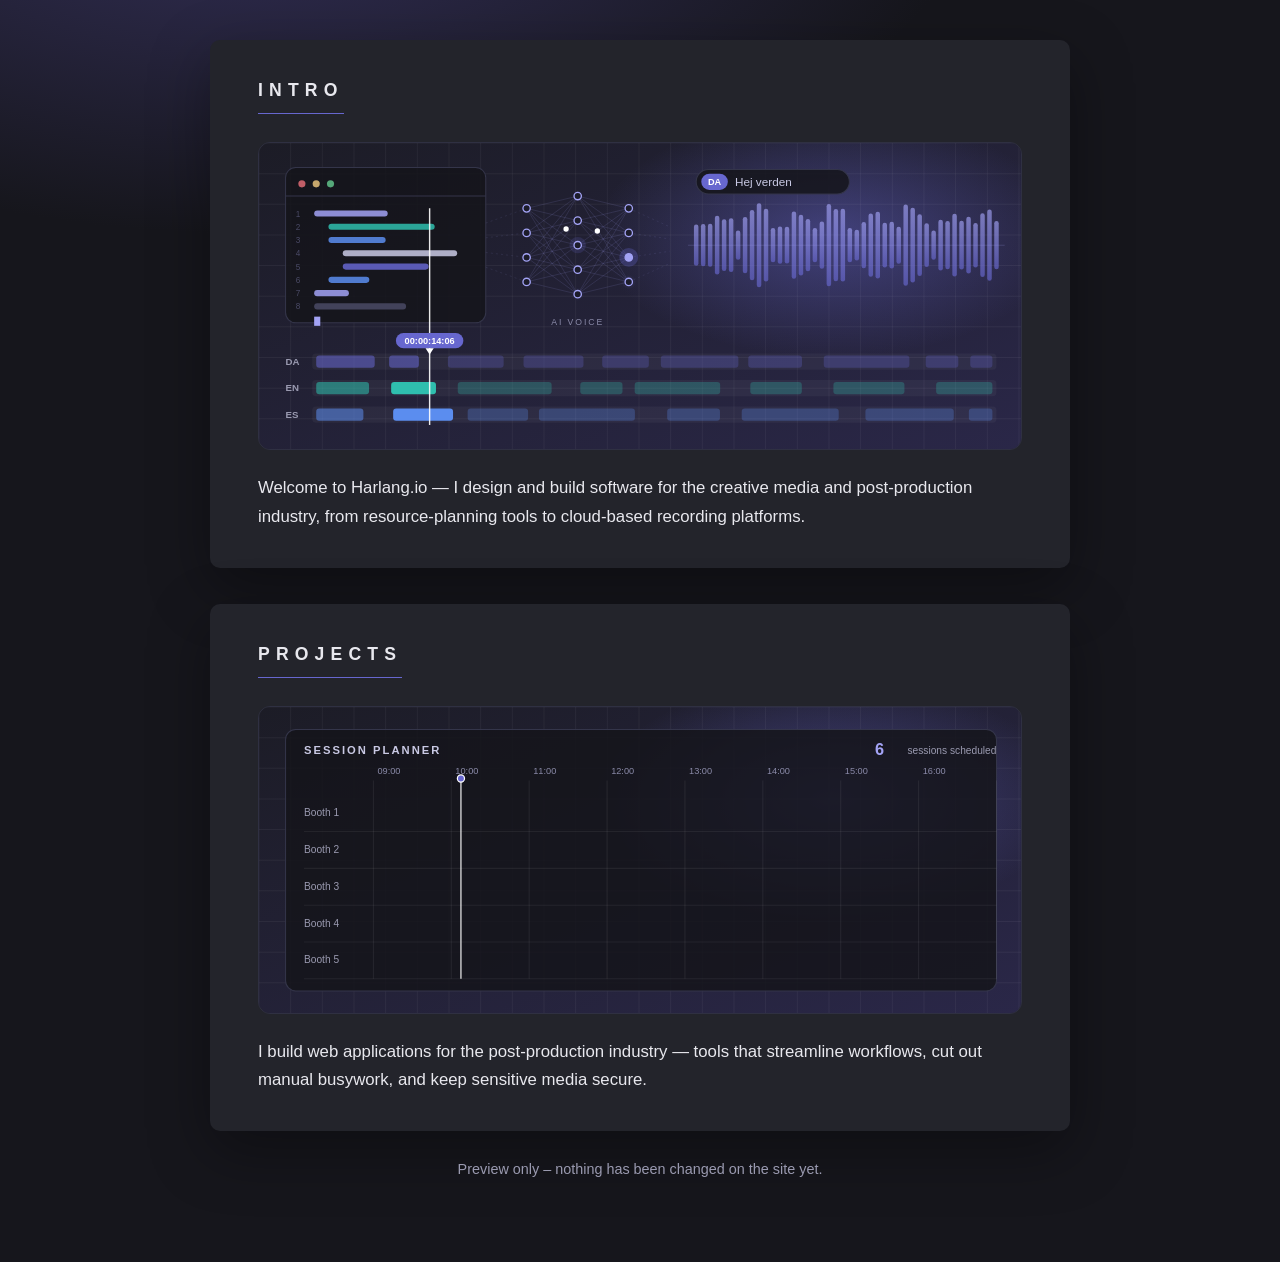
<file: Claude outputs/harlang-hero-preview.html>
<!DOCTYPE html>
<html lang="en">
<head>
<meta charset="utf-8">
<meta name="viewport" content="width=device-width, initial-scale=1">
<title>Harlang.io hero graphics – preview</title>
<style>
  :root { --bg:#16161c; --card:#23242b; --ink:#e8e8ee; --muted:#9a9ab0; --accent:#6767cf; }
  * { box-sizing:border-box; }
  body { margin:0; background:radial-gradient(1200px 600px at 20% -10%, #34305a 0%, var(--bg) 60%); color:var(--ink);
         font-family:"Source Sans Pro",-apple-system,BlinkMacSystemFont,"Segoe UI",Helvetica,Arial,sans-serif; padding:40px 20px 80px; }
  .wrap { max-width:860px; margin:0 auto; }
  .card { background:var(--card); border-radius:10px; padding:40px 48px 36px; margin-bottom:36px; box-shadow:0 20px 60px rgba(0,0,0,.35); }
  h2 { font-size:1.1rem; letter-spacing:.35em; text-transform:uppercase; margin:0 0 28px; padding-bottom:12px; display:inline-block;
       border-bottom:1px solid var(--accent); font-weight:700; }
  .hero { border-radius:12px; overflow:hidden; line-height:0; border:1px solid #2f3042; }
  .hero svg { width:100%; height:auto; display:block; }
  p { line-height:1.7; color:var(--ink); font-size:1.05rem; margin:24px 0 0; }
  .note { color:var(--muted); font-size:.9rem; text-align:center; margin-top:-10px; }
  text { font-family:"Source Sans Pro",-apple-system,"Segoe UI",Helvetica,Arial,"Hiragino Sans","Noto Sans JP",sans-serif; }
</style>
</head>
<body>
<div class="wrap">
  <div class="card">
    <h2>Intro</h2>
    <div class="hero"><svg id="introHero" viewBox="0 0 746 300" preserveAspectRatio="xMidYMid slice" role="img" aria-label="Animated graphic: code and audio waveform meeting on a dubbing timeline"></svg></div>
    <p>Welcome to Harlang.io — I design and build software for the creative media and post-production industry, from resource-planning tools to cloud-based recording platforms.</p>
  </div>

  <div class="card">
    <h2>Projects</h2>
    <div class="hero"><svg id="projHero" viewBox="0 0 746 300" preserveAspectRatio="xMidYMid slice" role="img" aria-label="Animated graphic: a dubbing studio scheduling board filling with language sessions"></svg></div>
    <p>I build web applications for the post-production industry — tools that streamline workflows, cut out manual busywork, and keep sensitive media secure.</p>
  </div>
  <p class="note">Preview only – nothing has been changed on the site yet.</p>
</div>

<script>
(function(){
  const NS = 'http://www.w3.org/2000/svg';
  const reduce = window.matchMedia && matchMedia('(prefers-reduced-motion: reduce)').matches;
  const C = { bg1:'#1c1c26', bg2:'#2a2748', purple:'#6767cf', light:'#a3a3f5', teal:'#2fbfae', blue:'#5b8def', line:'#34354a', dim:'#4a4a66', text:'#c9c9e4' };

  function el(tag, attrs, parent, text){
    const n = document.createElementNS(NS, tag);
    for (const k in (attrs||{})) n.setAttribute(k, attrs[k]);
    if (text != null) n.textContent = text;
    if (parent) parent.appendChild(n);
    return n;
  }
  function rng(seed){ let s = seed; return () => (s = (s*16807) % 2147483647) / 2147483647; }
  function backdrop(svg, id){
    const defs = el('defs', {}, svg);
    const g = el('linearGradient', {id:id+'bg', x1:0, y1:0, x2:1, y2:1}, defs);
    el('stop', {offset:'0', 'stop-color':C.bg1}, g); el('stop', {offset:'1', 'stop-color':C.bg2}, g);
    const bar = el('linearGradient', {id:id+'bar', x1:0, y1:0, x2:0, y2:1}, defs);
    el('stop', {offset:'0', 'stop-color':C.light}, bar); el('stop', {offset:'1', 'stop-color':C.purple}, bar);
    const glow = el('radialGradient', {id:id+'glow', cx:'0.5', cy:'0.5', r:'0.5'}, defs);
    el('stop', {offset:'0', 'stop-color':C.purple, 'stop-opacity':'.45'}, glow); el('stop', {offset:'1', 'stop-color':C.purple, 'stop-opacity':'0'}, glow);
    el('rect', {width:746, height:300, fill:`url(#${id}bg)`}, svg);
    el('ellipse', {cx:560, cy:90, rx:230, ry:120, fill:`url(#${id}glow)`}, svg);
    const grid = el('g', {stroke:'#ffffff', 'stroke-opacity':'.05'}, svg);
    for (let x=0; x<=746; x+=31) el('line', {x1:x, y1:0, x2:x, y2:300}, grid);
    for (let y=0; y<=300; y+=30) el('line', {x1:0, y1:y, x2:746, y2:y}, grid);
    return defs;
  }

  /* ───────────── Intro hero: script → neural net → voice, on one timeline ───────────── */
  (function intro(){
    const svg = document.getElementById('introHero');
    backdrop(svg, 'i');

    // script editor (input)
    el('rect', {x:26, y:24, width:196, height:152, rx:10, fill:'#14141b', 'fill-opacity':.85, stroke:C.line}, svg);
    [['#e06c75',42],['#e5c07b',56],['#61c28a',70]].forEach(d => el('circle', {cx:d[1], cy:40, r:3.5, fill:d[0], opacity:.85}, svg));
    el('line', {x1:26, y1:52, x2:222, y2:52, stroke:C.line}, svg);
    const style = el('style', {}, svg);
    style.textContent = `
      @keyframes typeLine { 0%{transform:scaleX(0)} 14%{transform:scaleX(1)} 88%{transform:scaleX(1)} 100%{transform:scaleX(0)} }
      .cl { transform-box:fill-box; transform-origin:left center; animation:typeLine 9s ease-out infinite; }
      @keyframes blink { 0%,49%{opacity:1} 50%,100%{opacity:0} }
      .cur { animation:blink 1s steps(1) infinite; }
      @media (prefers-reduced-motion: reduce){ .cl,.cur{ animation:none; } }`;
    const lines = [[0,72,C.light],[1,104,C.teal],[1,56,C.blue],[2,112,C.text],[2,84,C.purple],[1,40,C.blue],[0,34,C.light],[0,90,C.dim]];
    lines.forEach((l, i) => {
      const y = 66 + i*13;
      el('text', {x:36, y:y+6, fill:C.dim, 'font-size':8}, svg, String(i+1));
      const r = el('rect', {x:54 + l[0]*14, y:y, width:l[1], height:6, rx:3, fill:l[2], opacity:.85, class:'cl'}, svg);
      r.style.animationDelay = (i*0.35)+'s';
    });
    el('rect', {x:54, y:66+8*13, width:6, height:9, fill:C.light, class:'cur'}, svg);

    // neural net (the "AI voice" step)
    const lx = [262, 312, 362], counts = [4,5,4], cy = 100, gap = 24;
    const layers = counts.map((n, li) => Array.from({length:n}, (_, i) => ({x:lx[li], y:cy + (i-(n-1)/2)*gap, glow:0, li})));
    const edgeG = el('g', {stroke:C.light, 'stroke-width':.8}, svg);
    const outs = [[],[],[]];
    for (let li=0; li<2; li++) layers[li].forEach(a => layers[li+1].forEach(b => {
      el('line', {x1:a.x, y1:a.y, x2:b.x, y2:b.y, 'stroke-opacity':.16}, edgeG);
      (a.out = a.out || []).push(b);
    }));
    // feed links from editor to first layer, and from last layer to waveform
    layers[0].forEach(n => el('line', {x1:222, y1:cy+(n.y-cy)*.6, x2:n.x, y2:n.y, stroke:C.light, 'stroke-width':.8, 'stroke-opacity':.12, 'stroke-dasharray':'2 3'}, svg));
    layers[2].forEach(n => el('line', {x1:n.x, y1:n.y, x2:402, y2:cy+(n.y-cy)*.5, stroke:C.light, 'stroke-width':.8, 'stroke-opacity':.12, 'stroke-dasharray':'2 3'}, svg));
    const nodeEls = [];
    layers.forEach(L => L.forEach(n => {
      n.halo = el('circle', {cx:n.x, cy:n.y, r:9, fill:C.purple, opacity:0}, svg);
      n.dot = el('circle', {cx:n.x, cy:n.y, r:3.6, fill:'#1c1c2a', stroke:C.light, 'stroke-width':1.3}, svg);
    }));
    el('text', {x:312, y:178, 'text-anchor':'middle', 'font-size':8.5, 'letter-spacing':'.22em', fill:'#8a8aa8'}, svg, 'AI VOICE');
    const pulseG = el('g', {}, svg);
    const pulses = [];
    function spawn(from, t){
      const to = from.out[Math.floor(Math.random()*from.out.length)];
      pulses.push({from, to, t0:t, dur:380 + Math.random()*180, dot: el('circle', {r:2.6, fill:'#fff'}, pulseG)});
    }

    // waveform (output)
    const N = 44, wx0 = 428, wx1 = 722, wcy = 100;
    const step = (wx1 - wx0) / (N-1);
    const bars = [];
    for (let i=0; i<N; i++) bars.push(el('rect', {x:wx0 + i*step - 2.2, width:4.4, rx:2.2, fill:'url(#ibar)'}, svg));
    el('line', {x1:wx0-8, y1:wcy, x2:wx1+8, y2:wcy, stroke:C.light, 'stroke-opacity':.2}, svg);

    // greeting pill
    const greet = [['DA','Hej verden'],['EN','Hello world'],['DE','Hallo Welt'],['ES','Hola mundo'],['FR','Bonjour le monde'],['JA','こんにちは世界']];
    const pill = el('g', {}, svg);
    el('rect', {x:428, y:26, width:150, height:24, rx:12, fill:'#14141b', 'fill-opacity':.85, stroke:C.line}, pill);
    el('rect', {x:433, y:30, width:26, height:16, rx:8, fill:C.purple}, pill);
    const bt = el('text', {x:446, y:41.5, 'text-anchor':'middle', 'font-size':9, 'font-weight':700, fill:'#fff'}, pill, 'DA');
    const gt = el('text', {x:466, y:42, 'font-size':11.5, fill:C.text}, pill, 'Hej verden');

    // tracks
    const tr = [['DA',C.purple],['EN',C.teal],['ES',C.blue]];
    const trY = [206, 232, 258];
    const blocks = [];
    tr.forEach((t, ti) => {
      el('text', {x:26, y:trY[ti]+11, 'font-size':9.5, 'font-weight':700, fill:'#9a9ab0'}, svg, t[0]);
      el('rect', {x:52, y:trY[ti], width:670, height:16, rx:4, fill:'#ffffff', 'fill-opacity':.04}, svg);
      const r = rng(11 + ti*7); let x = 56 + r()*20;
      while (x < 700) {
        const w = 26 + r()*70;
        const bb = el('rect', {x:x, y:trY[ti]+2, width:Math.min(w, 718-x), height:12, rx:3, fill:t[1], opacity:.28}, svg);
        blocks.push({el:bb, x0:x, x1:x+Math.min(w,718-x)});
        x += w + 6 + r()*26;
      }
    });

    // playhead
    const phLine = el('line', {y1:64, y2:276, stroke:'#fff', 'stroke-width':1.4, 'stroke-opacity':.9}, svg);
    const phTop = el('g', {}, svg);
    el('rect', {x:-33, y:186, width:66, height:15, rx:7.5, fill:C.purple}, phTop);
    const tc = el('text', {x:0, y:197, 'text-anchor':'middle', 'font-size':9, 'font-weight':700, fill:'#fff'}, phTop, '00:00:00:00');
    const phTri = el('path', {d:'M-4 0 L4 0 L0 6 Z', fill:'#fff'}, svg);

    const P0 = 52, P1 = 722, DUR = 9000;
    let kick = 0, lastT = 0, nextSpawn = 0;
    function frame(t){
      const dt = Math.min(64, t - lastT || 16); lastT = t;
      const p = (t % DUR) / DUR;
      const px = P0 + (P1-P0) * p;
      phLine.setAttribute('x1', px); phLine.setAttribute('x2', px);
      phTop.setAttribute('transform', `translate(${Math.max(P0+33, Math.min(P1-33, px))} 0)`);
      phTri.setAttribute('transform', `translate(${px} 201)`);
      const secs = p * 83.0, f = Math.floor((secs % 1) * 24), sc = Math.floor(secs) % 60, m = Math.floor(secs/60);
      tc.textContent = `00:${String(m).padStart(2,'0')}:${String(sc).padStart(2,'0')}:${String(f).padStart(2,'0')}`;

      // synapse firing
      if (t > nextSpawn) { spawn(layers[0][Math.floor(Math.random()*4)], t); nextSpawn = t + 260 + Math.random()*260; }
      for (let i=pulses.length-1; i>=0; i--) {
        const q = pulses[i], u = (t - q.t0) / q.dur;
        if (u >= 1) {
          q.to.glow = 1; q.dot.remove(); pulses.splice(i,1);
          if (q.to.out) spawn(q.to, t); else kick = Math.min(1.2, kick + .5);
          continue;
        }
        const e = u*u*(3-2*u);
        q.dot.setAttribute('cx', q.from.x + (q.to.x - q.from.x)*e);
        q.dot.setAttribute('cy', q.from.y + (q.to.y - q.from.y)*e);
      }
      layers.forEach(L => L.forEach(n => {
        n.glow *= Math.pow(.004, dt/1000);
        n.halo.setAttribute('opacity', .55*n.glow); n.halo.setAttribute('r', 6 + 6*n.glow);
        n.dot.setAttribute('fill', n.glow > .35 ? C.light : '#1c1c2a');
      }));
      kick *= Math.pow(.05, dt/1000);

      for (let i=0; i<N; i++){
        const x = wx0 + i*step;
        const near = Math.exp(-Math.pow((x - px) / 70, 2));
        const base = 10 + 14*Math.abs(Math.sin(i*0.55)) + 8*Math.abs(Math.sin(i*1.37+1));
        const live = 0.55 + 0.45*Math.sin(t/260 + i*0.9) * Math.cos(t/510 + i*0.31);
        const h = base * (0.45 + 0.55*live) * (1 + 1.4*near + .9*kick);
        bars[i].setAttribute('y', wcy - h); bars[i].setAttribute('height', Math.max(3, h*2));
        bars[i].setAttribute('opacity', Math.min(1, 0.5 + 0.5*near + .3*kick));
      }
      blocks.forEach(b => b.el.setAttribute('opacity', (px >= b.x0 && px <= b.x1) ? 1 : (px > b.x1 ? .55 : .28)));
      const gi = Math.floor(t / 1800) % greet.length;
      const ph = (t % 1800) / 1800, a = ph < .12 ? ph/.12 : ph > .88 ? (1-ph)/.12 : 1;
      if (bt.textContent !== greet[gi][0]) { bt.textContent = greet[gi][0]; gt.textContent = greet[gi][1]; }
      gt.setAttribute('opacity', a); bt.setAttribute('opacity', Math.max(a, .6));
    }
    if (reduce) { layers.forEach(L => L.forEach((n,i) => { n.glow = (i%2)?0:.8; n.halo.setAttribute('opacity', .45*n.glow); })); frame(DUR*0.42); }
    else { (function loop(t){ frame(t); requestAnimationFrame(loop); })(performance.now()); }
  })();

  /* ───────────── Projects hero: studio scheduling board ───────────── */
  (function projects(){
    const svg = document.getElementById('projHero');
    backdrop(svg, 'p');
    const style = el('style', {}, svg);
    style.textContent = `
      @keyframes drop { 0%{opacity:0; transform:translateY(-10px) scale(.96)} 8%{opacity:1; transform:translateY(0) scale(1)} 86%{opacity:1; transform:translateY(0) scale(1)} 96%,100%{opacity:0; transform:translateY(0) scale(1)} }
      .sess { transform-box:fill-box; transform-origin:center; opacity:0; animation:drop 11s cubic-bezier(.2,.8,.2,1) infinite; }
      @media (prefers-reduced-motion: reduce){ .sess{ animation:none; opacity:1; } }`;

    const L = 112, R = 722, T = 86, ROW = 36, hours = 8;
    const colW = (R - L) / hours;
    // panel
    el('rect', {x:26, y:22, width:696, height:256, rx:10, fill:'#14141b', 'fill-opacity':.85, stroke:C.line}, svg);
    el('text', {x:44, y:46, 'font-size':11, 'font-weight':700, fill:C.text, 'letter-spacing':'.18em'}, svg, 'SESSION PLANNER');
    // header hours
    for (let h=0; h<=hours; h++){
      const x = L + h*colW;
      el('line', {x1:x, y1:T-14, x2:x, y2:T + 5*ROW, stroke:'#ffffff', 'stroke-opacity':.07}, svg);
      if (h<hours) el('text', {x:x+4, y:T-20, 'font-size':9, fill:'#8a8aa8'}, svg, String(9+h).padStart(2,'0')+':00');
    }
    const rows = ['Booth 1','Booth 2','Booth 3','Booth 4','Booth 5'];
    rows.forEach((r, i) => {
      const y = T + i*ROW;
      el('text', {x:44, y:y+ROW/2+3, 'font-size':10, fill:'#9a9ab0'}, svg, r);
      el('line', {x1:44, y1:y+ROW, x2:R, y2:y+ROW, stroke:'#ffffff', 'stroke-opacity':.06}, svg);
    });

    // sessions: [row, startHour, lenHours, lang, color]
    const langCol = {DA:C.purple, EN:C.teal, DE:C.blue, ES:'#c77dff', FR:'#f0a35e', JA:'#e86a8a'};
    const sess = [
      [0,0,2.5,'DA'],[0,3,1.5,'EN'],[0,5,2.5,'DE'],
      [1,0.5,1.5,'EN'],[1,2.5,2,'FR'],[1,5,2,'DA'],
      [2,0,1,'ES'],[2,1.5,2.5,'DA'],[2,4.5,1.5,'JA'],[2,6.5,1.5,'EN'],
      [3,1,2,'DE'],[3,3.5,2,'DA'],[3,6,2,'ES'],
      [4,0,3,'DA'],[4,3.5,1.5,'FR'],[4,5.5,2,'EN']
    ];
    sess.forEach((s, i) => {
      const x = L + s[1]*colW + 2, y = T + s[0]*ROW + 5, w = s[2]*colW - 4, h = ROW - 8;
      const g = el('g', {class:'sess'}, svg);
      g.style.animationDelay = (i*0.28)+'s';
      el('rect', {x, y, width:w, height:h, rx:5, fill:langCol[s[3]], 'fill-opacity':.22, stroke:langCol[s[3]], 'stroke-opacity':.9}, g);
      el('rect', {x:x+6, y:y+8, width:Math.min(w-40, 34 + (i*13)%30), height:4, rx:2, fill:'#fff', 'fill-opacity':.55}, g);
      el('rect', {x:x+6, y:y+16, width:Math.min(w-52, 20 + (i*7)%24), height:3, rx:1.5, fill:'#fff', 'fill-opacity':.25}, g);
      el('rect', {x:x+w-26, y:y+5, width:20, height:12, rx:6, fill:langCol[s[3]]}, g);
      el('text', {x:x+w-16, y:y+14, 'text-anchor':'middle', 'font-size':7.5, 'font-weight':700, fill:'#101018'}, g, s[3]);
    });

    // live cursor + counter
    const now = el('line', {y1:T-14, y2:T+5*ROW, stroke:'#fff', 'stroke-width':1.3, 'stroke-opacity':.85}, svg);
    el('rect', {x:L-1, y:T-12, width:2, height:0}, svg);
    const dot = el('circle', {r:3.5, cy:T-16, fill:C.purple, stroke:'#fff', 'stroke-width':1.2}, svg);
    el('text', {x:722, y:46, 'text-anchor':'end', 'font-size':10, fill:'#9a9ab0'}, svg, 'sessions scheduled');
    const cnt = el('text', {x:612, y:47, 'text-anchor':'end', 'font-size':16, 'font-weight':700, fill:C.light}, svg, '0');
    const total = sess.length, DUR = 11000;
    function frame(t){
      const p = (t % DUR) / DUR;
      const x = L + (R-L) * ((p*1.0));
      now.setAttribute('x1', x); now.setAttribute('x2', x); dot.setAttribute('cx', x);
      const n = Math.min(total, Math.floor((p*DUR/1000 - 0.1) / 0.28) + 1);
      cnt.textContent = p*DUR > 8600 ? total : Math.max(0, Math.min(total, n));
    }
    if (reduce) { cnt.textContent = total; frame(DUR*0.5); } else { (function loop(t){ frame(t); requestAnimationFrame(loop); })(performance.now()); }
  })();
})();
</script>
</body>
</html>
</file>
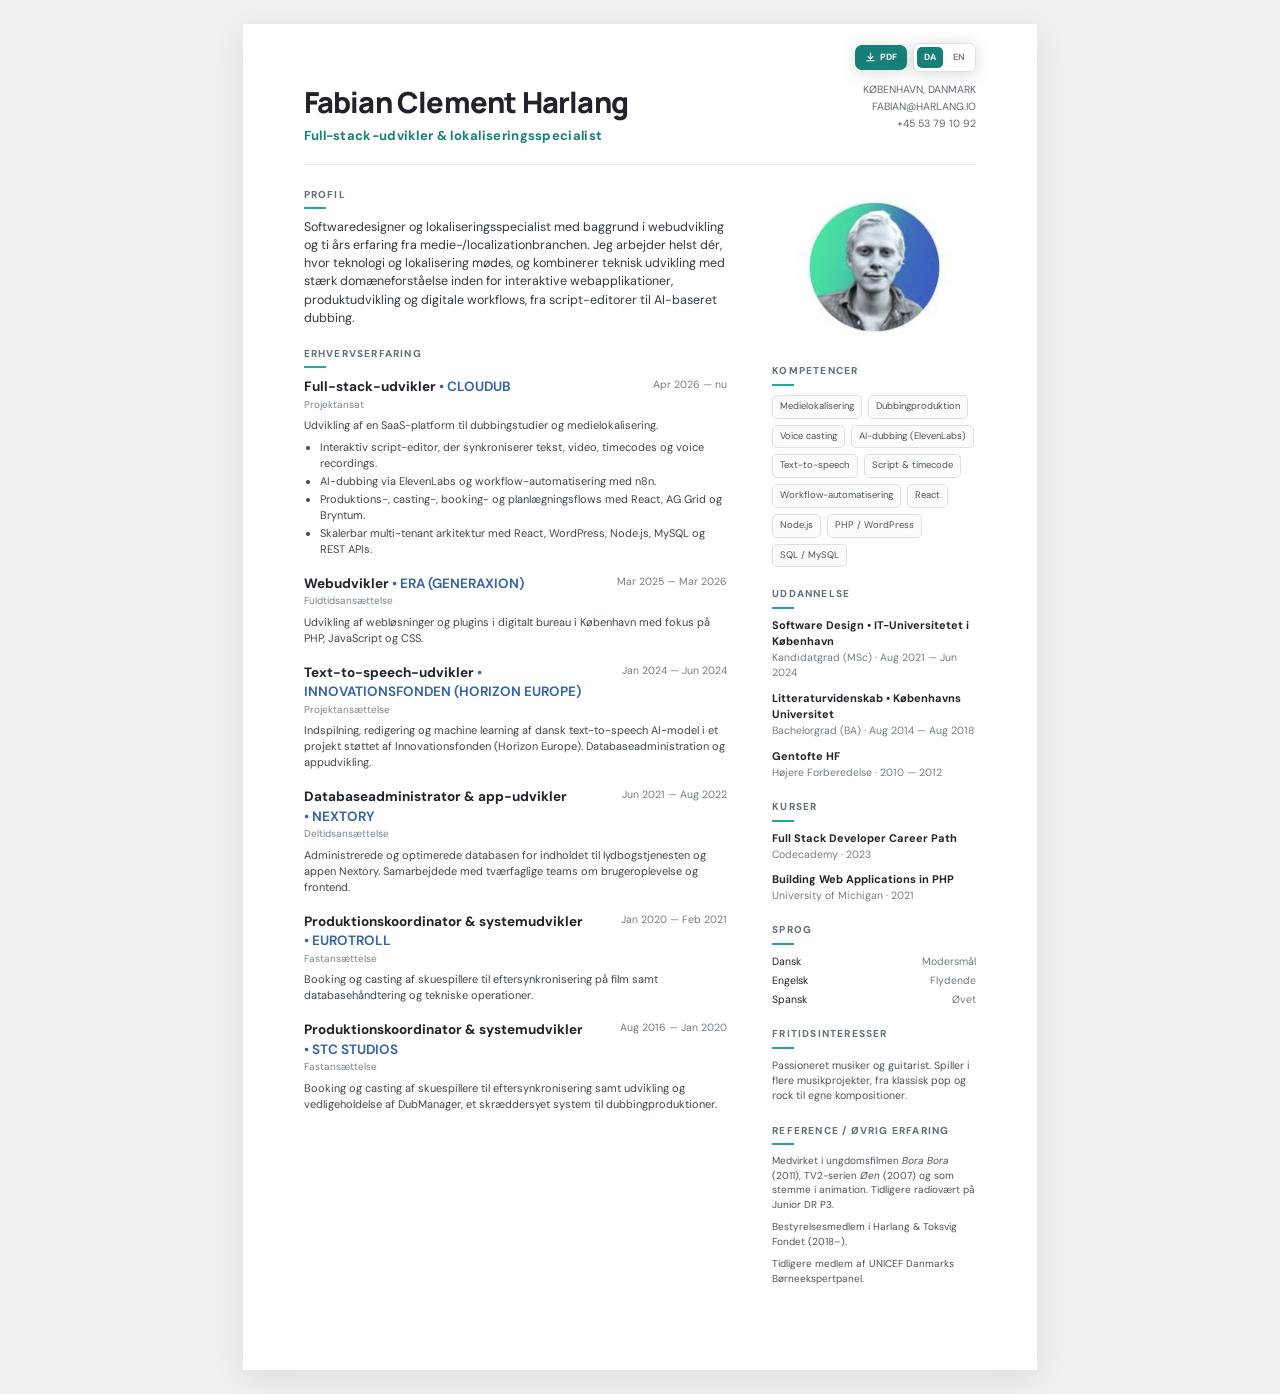
<file: cv/fabian-harlang-cv-bilingual.html>
<!DOCTYPE html>
<html lang="da">
<head>
<meta charset="UTF-8">
<meta name="viewport" content="width=device-width, initial-scale=1.0">
<title>Fabian Clement Harlang — CV</title>
<link rel="preconnect" href="https://fonts.googleapis.com">
<link rel="preconnect" href="https://fonts.gstatic.com" crossorigin>
<link href="https://fonts.googleapis.com/css2?family=DM+Sans:wght@400;500;600;700&family=Manrope:wght@600;700;800&display=swap" rel="stylesheet">
<style>
  @page { size: A4; margin: 0; }
  * { box-sizing: border-box; }
  body {
    margin: 0;
    background: #eef0f2;
    color: #20242a;
    font-family: "DM Sans", -apple-system, BlinkMacSystemFont, "Segoe UI", Arial, sans-serif;
    line-height: 1.45;
  }
  .page {
    width: 210mm;
    min-height: 297mm;
    margin: 24px auto;
    background: #fff;
    padding: 15mm 16mm 17mm;
    box-shadow: 0 8px 30px rgba(0,0,0,.08);
    position: relative;
  }
  header {
    display: flex;
    justify-content: space-between;
    gap: 32px;
    padding-bottom: 18px;
    border-bottom: 1px solid #dfe3e7;
  }
  h1 {
    margin: 0;
    font-family: "Manrope", sans-serif;
    font-size: 29px;
    letter-spacing: -0.8px;
    font-weight: 800;
  }
  .headline {
    margin-top: 4px;
    color: #167f78;
    font-size: 13px;
    font-weight: 700;
    letter-spacing: .3px;
  }
  .contact { text-align: right; color: #626b75; font-size: 10.5px; line-height: 1.65; }
  .contact a { color: inherit; text-decoration: none; }
  .toolbar {
    position: absolute;
    top: 5mm;
    right: 16mm;
    display: flex;
    gap: 6px;
    align-items: center;
    z-index: 10;
    filter: drop-shadow(0 2px 8px rgba(0,0,0,.15));
  }
  .lang-toggle {
    display: flex;
    gap: 3px;
    padding: 3px;
    border: 1px solid #dce1e5;
    border-radius: 7px;
    background: #fff;
    font-size: 9px;
    font-weight: 700;
  }
  .lang-toggle button {
    border: 0;
    background: transparent;
    color: #7a838c;
    padding: 4px 7px;
    border-radius: 5px;
    cursor: pointer;
    font: inherit;
  }
  .lang-toggle button.active { background: #167f78; color: #fff; }
  .pdf-btn {
    border: 0;
    border-radius: 7px;
    padding: 7px 10px;
    background: #167f78;
    color: #fff;
    font-size: 9px;
    font-weight: 700;
    cursor: pointer;
    font-family: inherit;
    display: flex;
    align-items: center;
    gap: 4px;
    line-height: 1;
  }
  .pdf-btn:hover { background: #126862; }
  .layout {
    display: grid;
    grid-template-columns: 1fr 54mm;
    gap: 12mm;
    margin-top: 23px;
  }
  .section { margin-bottom: 20px; }
  .section-title {
    margin: 0 0 9px;
    text-transform: uppercase;
    letter-spacing: 1.2px;
    font-size: 10px;
    font-weight: 800;
    color: #66707a;
  }
  .section-title::after {
    content: "";
    display: block;
    width: 22px;
    height: 2px;
    margin-top: 5px;
    background: #20a89d;
  }
  .profile { font-size: 12.5px; max-width: 112mm; color: #343a40; }
  .job { margin-bottom: 16px; }
  .job-head { display: flex; justify-content: space-between; gap: 15px; }
  .role { font-size: 13.5px; font-weight: 750; }
  .company { color: #3564ad; font-weight: 650; white-space: nowrap; }
  .date { white-space: nowrap; color: #737c85; font-size: 10.5px; }
  .employment { color: #7a838c; font-size: 10px; margin-top: 1px; }
  .job p { margin: 6px 0 0; font-size: 11px; color: #3f464d; }
  .job ul { margin: 6px 0 0 16px; padding: 0; font-size: 11px; color: #3f464d; }
  .job li { margin: 2px 0; }
  .portrait {
    width: 42mm;
    height: 42mm;
    border-radius: 50%;
    object-fit: cover;
    display: block;
    margin: 0 auto 18px;
  }
  .side-block { margin-bottom: 20px; }
  .side-item { margin-bottom: 10px; font-size: 10.5px; }
  .side-item strong { display: block; font-size: 11px; }
  .muted { color: #737c85; }
  .skills { display: flex; flex-wrap: wrap; gap: 6px; }
  .skill {
    border: 1px solid #dce1e5;
    border-radius: 5px;
    padding: 4px 7px;
    font-size: 9.5px;
    color: #4d555d;
    background: #fafbfb;
  }
  .language { display: flex; justify-content: space-between; gap: 8px; font-size: 10.5px; margin: 4px 0; }
  .edu { margin-bottom: 11px; font-size: 10.5px; }
  .edu strong { display: block; font-size: 11px; }
  .edu .date { display: block; margin-top: 1px; }
  .interest { font-size: 10.5px; color: #4b535b; }
  .reference { font-size: 10px; color: #4b535b; margin-bottom: 8px; }
  .small-note { font-size: 9.5px; color: #7a838c; }
  [data-lang="en"] { display: none; }
  body.en [data-lang="da"] { display: none; }
  body.en [data-lang="en"] { display: block; }
  body.en [data-lang="en"].inl { display: inline; }
  @media print {
    body { background: #fff; }
    .page { margin: 0; box-shadow: none; padding: 11mm 14mm 10mm; min-height: 0; height: 297mm; overflow: hidden; }
    .toolbar { display: none; }
    header { padding-bottom: 12px; }
    h1 { font-size: 26px; }
    .layout { margin-top: 15px; gap: 10mm; grid-template-columns: 1fr 56mm; }
    .section { margin-bottom: 13px; }
    .section-title { margin-bottom: 6px; }
    .section-title::after { margin-top: 4px; }
    .profile { font-size: 11.5px; max-width: none; }
    .job { margin-bottom: 11px; }
    .role { font-size: 12.5px; }
    .job p, .job ul { font-size: 10.2px; margin-top: 4px; }
    .job li { margin: 1px 0; }
    .portrait { width: 36mm; height: 36mm; margin-bottom: 8px; }
    .side-block { margin-bottom: 11px; }
    .side-item, .edu, .language, .interest { font-size: 10px; }
    .side-item { margin-bottom: 7px; }
    .edu { margin-bottom: 8px; }
    .reference { font-size: 9.5px; margin-bottom: 6px; }
    .skill { font-size: 9px; padding: 2px 6px; }
    .skills { gap: 4px; }
  }
</style>
</head>
<body>
<main class="page">
  <div class="toolbar">
    <button class="pdf-btn" onclick="window.print()" id="pdfBtn" aria-label="Export PDF" title="Export as PDF"><svg width="11" height="11" viewBox="0 0 24 24" fill="none" stroke="currentColor" stroke-width="2.5" stroke-linecap="round" stroke-linejoin="round" aria-hidden="true"><path d="M12 3v12"/><path d="M7 10l5 5 5-5"/><path d="M4 19h16"/></svg> PDF</button>
    <div class="lang-toggle" aria-label="Language">
      <button id="daBtn" class="active" onclick="setLanguage('da')">DA</button>
      <button id="enBtn" onclick="setLanguage('en')">EN</button>
    </div>
  </div>

  <header>
    <div>
      <h1>Fabian Clement Harlang</h1>
      <div class="headline" data-lang="da">Full-stack-udvikler &amp; lokaliseringsspecialist</div>
      <div class="headline" data-lang="en">Full-Stack Developer &amp; Localization Specialist</div>
    </div>
    <div class="contact">
      <span class="inl" data-lang="da">KØBENHAVN, DANMARK</span><span class="inl" data-lang="en">COPENHAGEN, DENMARK</span><br>
      <a href="mailto:fabian@harlang.io">FABIAN@HARLANG.IO</a><br>
      +45 53 79 10 92
    </div>
  </header>

  <div class="layout">
    <section>
      <div class="section">
        <h2 class="section-title" data-lang="da">Profil</h2>
        <h2 class="section-title" data-lang="en">Profile</h2>
        <div class="profile" data-lang="da">
          Softwaredesigner og lokaliseringsspecialist med baggrund i webudvikling og ti års erfaring fra medie-/localizationbranchen.
          Jeg arbejder helst dér, hvor teknologi og lokalisering mødes, og kombinerer teknisk udvikling med stærk
          domæneforståelse inden for interaktive webapplikationer, produktudvikling og digitale workflows,
          fra script-editorer til AI-baseret dubbing.
        </div>
        <div class="profile" data-lang="en">
          Software designer and localization specialist with a background in web development and ten years in the
          media/localization industry. I love to operate where technology and localization converge, combining
          technical development with strong domain knowledge in interactive web applications, product development
          and digital workflows, from script editors to AI-powered dubbing.
        </div>
      </div>

      <div class="section">
        <h2 class="section-title" data-lang="da">Erhvervserfaring</h2>
        <h2 class="section-title" data-lang="en">Experience</h2>

        <article class="job">
          <div class="job-head">
            <div>
              <div class="role"><span class="inl" data-lang="da">Full-stack-udvikler</span><span class="inl" data-lang="en">Full-Stack Developer</span> <span class="company">• CLOUDUB</span></div>
              <div class="employment" data-lang="da">Projektansat</div>
              <div class="employment" data-lang="en">Project-based</div>
            </div>
            <div class="date" data-lang="da">Apr 2026 — nu</div>
            <div class="date" data-lang="en">Apr 2026 — present</div>
          </div>
          <p data-lang="da">Udvikling af en SaaS-platform til dubbingstudier og medielokalisering.</p>
          <p data-lang="en">Developing a SaaS platform for dubbing studios and media localization.</p>
          <ul data-lang="da">
            <li>Interaktiv script-editor, der synkroniserer tekst, video, timecodes og voice recordings.</li>
            <li>AI-dubbing via ElevenLabs og workflow-automatisering med n8n.</li>
            <li>Produktions-, casting-, booking- og planlægningsflows med React, AG Grid og Bryntum.</li>
            <li>Skalerbar multi-tenant arkitektur med React, WordPress, Node.js, MySQL og REST APIs.</li>
          </ul>
          <ul data-lang="en">
            <li>Interactive script editor synchronizing dialogue, video, timecodes and voice recordings.</li>
            <li>AI-powered dubbing through ElevenLabs and workflow automation with n8n.</li>
            <li>Production, casting, booking and planning workflows using React, AG Grid and Bryntum.</li>
            <li>Scalable multi-tenant architecture using React, WordPress, Node.js, MySQL and REST APIs.</li>
          </ul>
        </article>

        <article class="job">
          <div class="job-head">
            <div>
              <div class="role"><span class="inl" data-lang="da">Webudvikler</span><span class="inl" data-lang="en">Web Developer</span> <span class="company">• ERA (GENERAXION)</span></div>
              <div class="employment" data-lang="da">Fuldtidsansættelse</div>
              <div class="employment" data-lang="en">Full-time</div>
            </div>
            <div class="date">Mar 2025 — Mar 2026</div>
          </div>
          <p data-lang="da">Udvikling af webløsninger og plugins i digitalt bureau i København med fokus på PHP, JavaScript og CSS.</p>
          <p data-lang="en">Developed web solutions and plugins at a digital agency in Copenhagen, focusing on PHP, JavaScript and CSS.</p>
        </article>

        <article class="job">
          <div class="job-head">
            <div>
              <div class="role"><span class="inl" data-lang="da">Text-to-speech-udvikler</span><span class="inl" data-lang="en">Text-to-Speech Developer</span> <span class="company" style="white-space: normal;">• <span class="inl" data-lang="da">INNOVATIONSFONDEN (HORIZON EUROPE)</span><span class="inl" data-lang="en">INNOVATION FUND DENMARK (HORIZON EUROPE)</span></span></div>
              <div class="employment" data-lang="da">Projektansættelse</div>
              <div class="employment" data-lang="en">Project-based</div>
            </div>
            <div class="date">Jan 2024 — Jun 2024</div>
          </div>
          <p data-lang="da">Indspilning, redigering og machine learning af dansk text-to-speech AI-model i et projekt støttet af Innovationsfonden (Horizon Europe). Databaseadministration og appudvikling.</p>
          <p data-lang="en">Recording, editing and machine learning for a Danish text-to-speech AI model in a project supported by Innovation Fund Denmark (Horizon Europe). Database administration and app development.</p>
        </article>

        <article class="job">
          <div class="job-head">
            <div>
              <div class="role"><span class="inl" data-lang="da">Databaseadministrator &amp; app-udvikler</span><span class="inl" data-lang="en">Database Administrator &amp; App Developer</span> <span class="company">• NEXTORY</span></div>
              <div class="employment" data-lang="da">Deltidsansættelse</div>
              <div class="employment" data-lang="en">Part-time</div>
            </div>
            <div class="date">Jun 2021 — Aug 2022</div>
          </div>
          <p data-lang="da">Administrerede og optimerede databasen for indholdet til lydbogstjenesten og appen Nextory. Samarbejdede med tværfaglige teams om brugeroplevelse og frontend.</p>
          <p data-lang="en">Managed and optimized the content database for the Nextory audiobook service and app, collaborating with cross-functional teams on user experience and frontend improvements.</p>
        </article>

        <article class="job">
          <div class="job-head">
            <div>
              <div class="role"><span class="inl" data-lang="da">Produktionskoordinator &amp; systemudvikler</span><span class="inl" data-lang="en">Production Coordinator &amp; Systems Developer</span> <span class="company">• EUROTROLL</span></div>
              <div class="employment" data-lang="da">Fastansættelse</div>
              <div class="employment" data-lang="en">Full-time</div>
            </div>
            <div class="date">Jan 2020 — Feb 2021</div>
          </div>
          <p data-lang="da">Booking og casting af skuespillere til eftersynkronisering på film samt databasehåndtering og tekniske operationer.</p>
          <p data-lang="en">Managed booking and casting of actors for film dubbing, alongside database administration and technical operations.</p>
        </article>

        <article class="job">
          <div class="job-head">
            <div>
              <div class="role"><span class="inl" data-lang="da">Produktionskoordinator &amp; systemudvikler</span><span class="inl" data-lang="en">Production Coordinator &amp; Systems Developer</span> <span class="company">• STC STUDIOS</span></div>
              <div class="employment" data-lang="da">Fastansættelse</div>
              <div class="employment" data-lang="en">Full-time</div>
            </div>
            <div class="date">Aug 2016 — Jan 2020</div>
          </div>
          <p data-lang="da">Booking og casting af skuespillere til eftersynkronisering samt udvikling og vedligeholdelse af DubManager, et skræddersyet system til dubbingproduktioner.</p>
          <p data-lang="en">Managed actor booking and casting for dubbing productions and developed and maintained DubManager, a custom system for streamlining dubbing workflows.</p>
        </article>
      </div>
    </section>

    <aside>
      <img class="portrait" src="[data-uri]" alt="Fabian Clement Harlang">

      <div class="side-block">
        <h2 class="section-title" data-lang="da">Kompetencer</h2>
        <h2 class="section-title" data-lang="en">Skills</h2>
        <div class="skills">
          <span class="skill"><span class="inl" data-lang="da">Medielokalisering</span><span class="inl" data-lang="en">Media localization</span></span>
          <span class="skill"><span class="inl" data-lang="da">Dubbingproduktion</span><span class="inl" data-lang="en">Dubbing production</span></span>
          <span class="skill"><span class="inl" data-lang="da">Voice casting</span><span class="inl" data-lang="en">Voice casting</span></span>
          <span class="skill"><span class="inl" data-lang="da">AI-dubbing (ElevenLabs)</span><span class="inl" data-lang="en">AI dubbing (ElevenLabs)</span></span>
          <span class="skill">Text-to-speech</span>
          <span class="skill"><span class="inl" data-lang="da">Script &amp; timecode</span><span class="inl" data-lang="en">Script &amp; timecode</span></span>
          <span class="skill"><span class="inl" data-lang="da">Workflow-automatisering</span><span class="inl" data-lang="en">Workflow automation</span></span>
          <span class="skill">React</span>
          <span class="skill">Node.js</span>
          <span class="skill">PHP / WordPress</span>
          <span class="skill">SQL / MySQL</span>
        </div>
      </div>

      <div class="side-block">
        <h2 class="section-title" data-lang="da">Uddannelse</h2>
        <h2 class="section-title" data-lang="en">Education</h2>
        <div class="edu">
          <strong>Software Design • <span class="inl" data-lang="da">IT-Universitetet i København</span><span class="inl" data-lang="en">IT University of Copenhagen</span></strong>
          <span class="muted" data-lang="da">Kandidatgrad (MSc) · Aug 2021 — Jun 2024</span>
          <span class="muted" data-lang="en">MSc · Aug 2021 — Jun 2024</span>
        </div>
        <div class="edu">
          <strong><span class="inl" data-lang="da">Litteraturvidenskab</span><span class="inl" data-lang="en">Literary Studies</span> • <span class="inl" data-lang="da">Københavns Universitet</span><span class="inl" data-lang="en">University of Copenhagen</span></strong>
          <span class="muted" data-lang="da">Bachelorgrad (BA) · Aug 2014 — Aug 2018</span>
          <span class="muted" data-lang="en">BA · Aug 2014 — Aug 2018</span>
        </div>
        <div class="edu">
          <strong>Gentofte HF</strong>
          <span class="muted" data-lang="da">Højere Forberedelse · 2010 — 2012</span>
          <span class="muted" data-lang="en">Upper Secondary Education · 2010 — 2012</span>
        </div>
      </div>

      <div class="side-block">
        <h2 class="section-title" data-lang="da">Kurser</h2>
        <h2 class="section-title" data-lang="en">Courses</h2>
        <div class="side-item"><strong>Full Stack Developer Career Path</strong><span class="muted">Codecademy · 2023</span></div>
        <div class="side-item"><strong>Building Web Applications in PHP</strong><span class="muted">University of Michigan · 2021</span></div>
      </div>

      <div class="side-block">
        <h2 class="section-title" data-lang="da">Sprog</h2>
        <h2 class="section-title" data-lang="en">Languages</h2>
        <div class="language"><span><span class="inl" data-lang="da">Dansk</span><span class="inl" data-lang="en">Danish</span></span><span class="muted" data-lang="da">Modersmål</span><span class="muted" data-lang="en">Native</span></div>
        <div class="language"><span><span class="inl" data-lang="da">Engelsk</span><span class="inl" data-lang="en">English</span></span><span class="muted" data-lang="da">Flydende</span><span class="muted" data-lang="en">Fluent</span></div>
        <div class="language"><span><span class="inl" data-lang="da">Spansk</span><span class="inl" data-lang="en">Spanish</span></span><span class="muted" data-lang="da">Øvet</span><span class="muted" data-lang="en">Intermediate</span></div>
      </div>

      <div class="side-block">
        <h2 class="section-title" data-lang="da">Fritidsinteresser</h2>
        <h2 class="section-title" data-lang="en">Interests</h2>
        <div class="interest" data-lang="da">Passioneret musiker og guitarist. Spiller i flere musikprojekter, fra klassisk pop og rock til egne kompositioner.</div>
        <div class="interest" data-lang="en">Passionate musician and guitarist. Plays in several music projects, from classic pop and rock to original compositions.</div>
      </div>

      <div class="side-block">
        <h2 class="section-title" data-lang="da">Reference / øvrig erfaring</h2>
        <h2 class="section-title" data-lang="en">Additional Experience</h2>
        <div class="reference" data-lang="da">Medvirket i ungdomsfilmen <em>Bora Bora</em> (2011), TV2-serien <em>Øen</em> (2007) og som stemme i animation. Tidligere radiovært på Junior DR P3.</div>
        <div class="reference" data-lang="en">Acted in the youth film <em>Bora Bora</em> (2011), the TV2 series <em>Øen</em> (2007), and provided voice work for animation. Former radio host on Junior DR P3.</div>
        <div class="reference" data-lang="da">Bestyrelsesmedlem i Harlang &amp; Toksvig Fondet (2018–).</div>
        <div class="reference" data-lang="en">Board member of the Harlang &amp; Toksvig Foundation (2018–).</div>
        <div class="reference" data-lang="da">Tidligere medlem af UNICEF Danmarks Børneekspertpanel.</div>
        <div class="reference" data-lang="en">Former member of UNICEF Denmark's Children's Expert Panel.</div>
      </div>
    </aside>
  </div>
</main>

<script>
function setLanguage(lang) {
  document.body.classList.toggle("en", lang === "en");
  document.documentElement.lang = lang;
  document.getElementById("daBtn").classList.toggle("active", lang === "da");
  document.getElementById("enBtn").classList.toggle("active", lang === "en");
  const pdf = document.getElementById("pdfBtn");
  const label = lang === "en" ? "Export as PDF" : "Eksportér som PDF";
  pdf.title = label;
  pdf.setAttribute("aria-label", label);
  document.title = lang === "en" ? "Fabian Clement Harlang — CV" : "Fabian Clement Harlang — CV";
  localStorage.setItem("cv-language", lang);
}
const saved = localStorage.getItem("cv-language");
if (saved === "en") setLanguage("en");
</script>
</body>
</html>
</file>
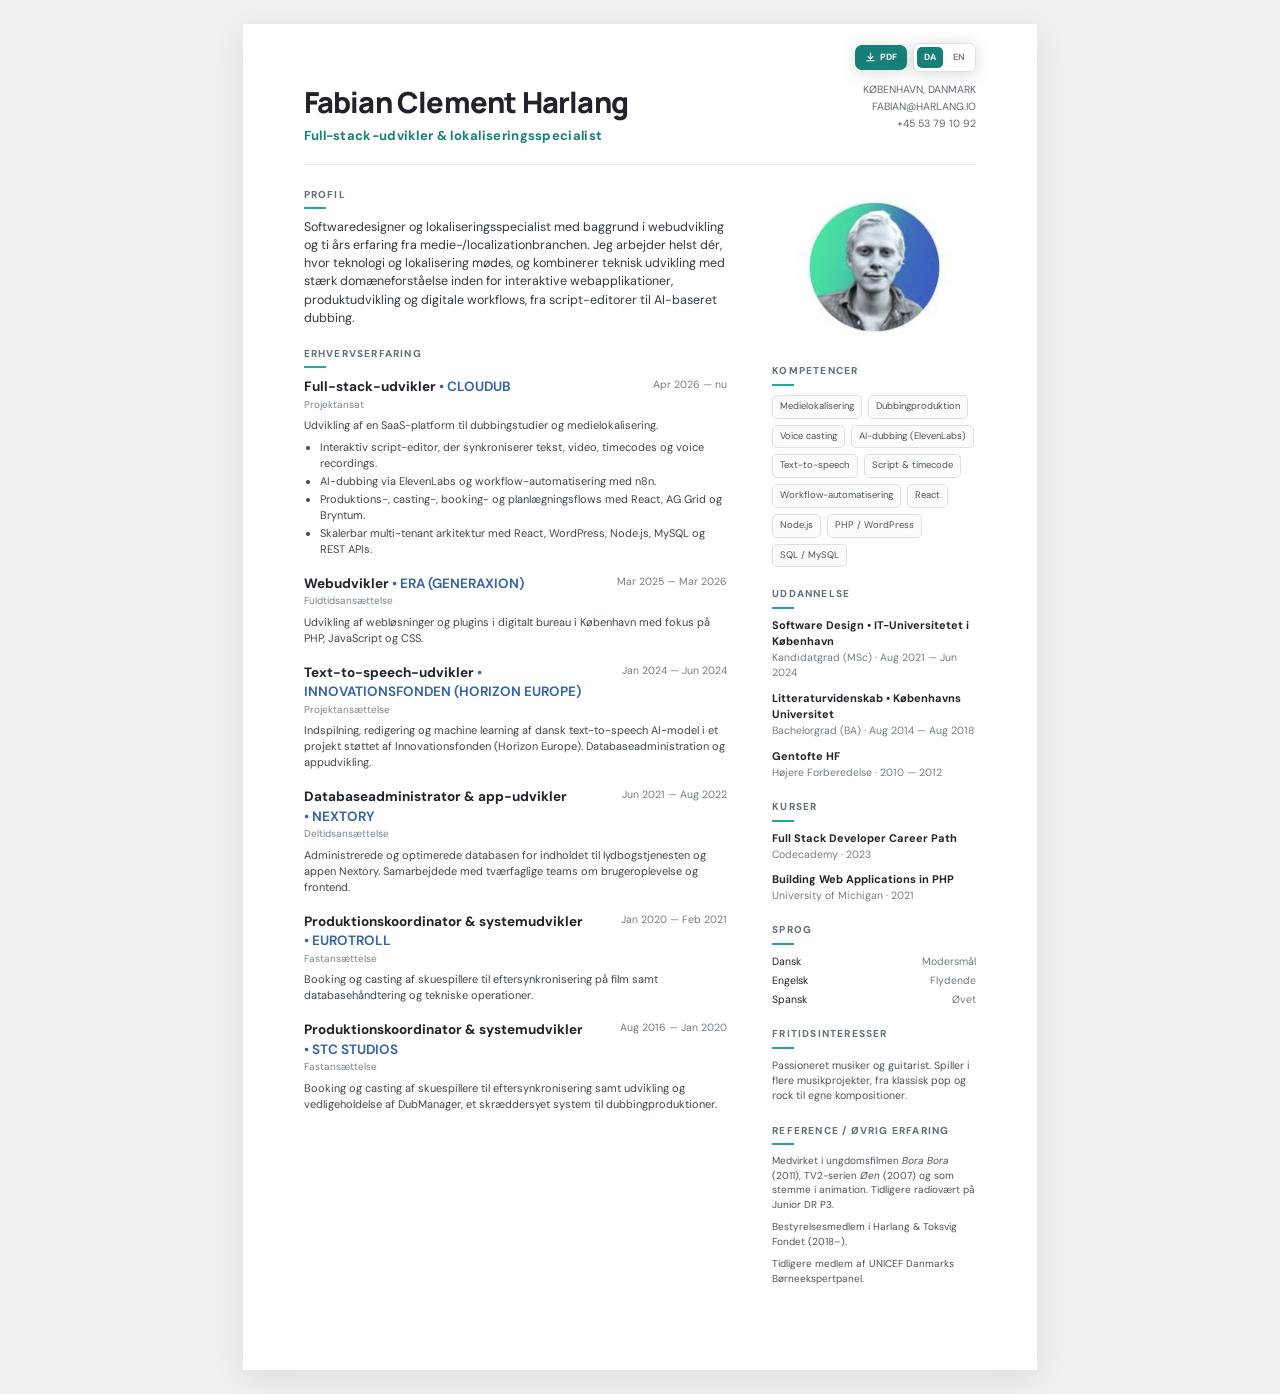
<file: cv/fabian-harlang-cv-en.html>
<!DOCTYPE html>
<html lang="en">
<head>
<meta charset="UTF-8">
<meta http-equiv="refresh" content="0; url=fabian-harlang-cv-bilingual.html">
<link rel="canonical" href="fabian-harlang-cv-bilingual.html">
<title>Redirecting to CV…</title>
</head>
<body>
<p>This link has moved. The CV now includes a DA/EN language toggle at
<a href="fabian-harlang-cv-bilingual.html">fabian-harlang-cv-bilingual.html</a>.</p>
<script>location.replace("fabian-harlang-cv-bilingual.html");</script>
</body>
</html>
</file>
